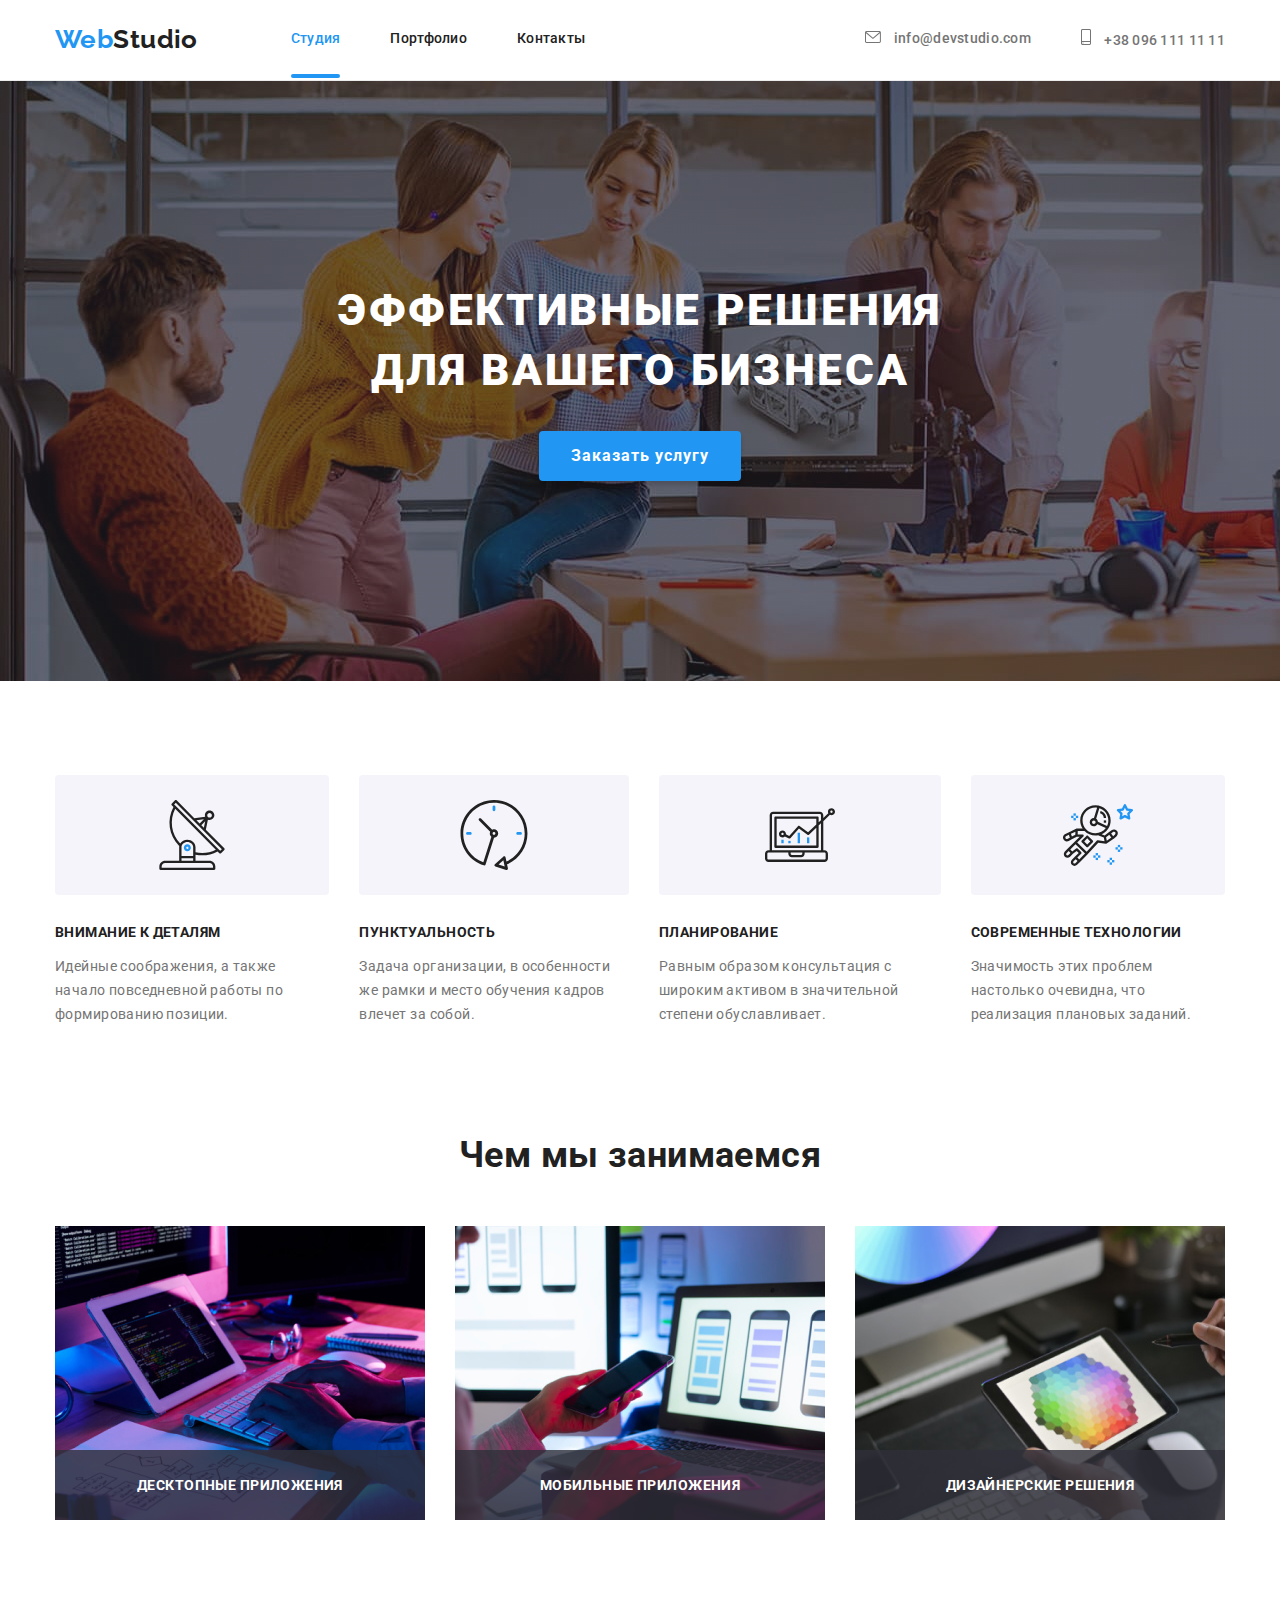
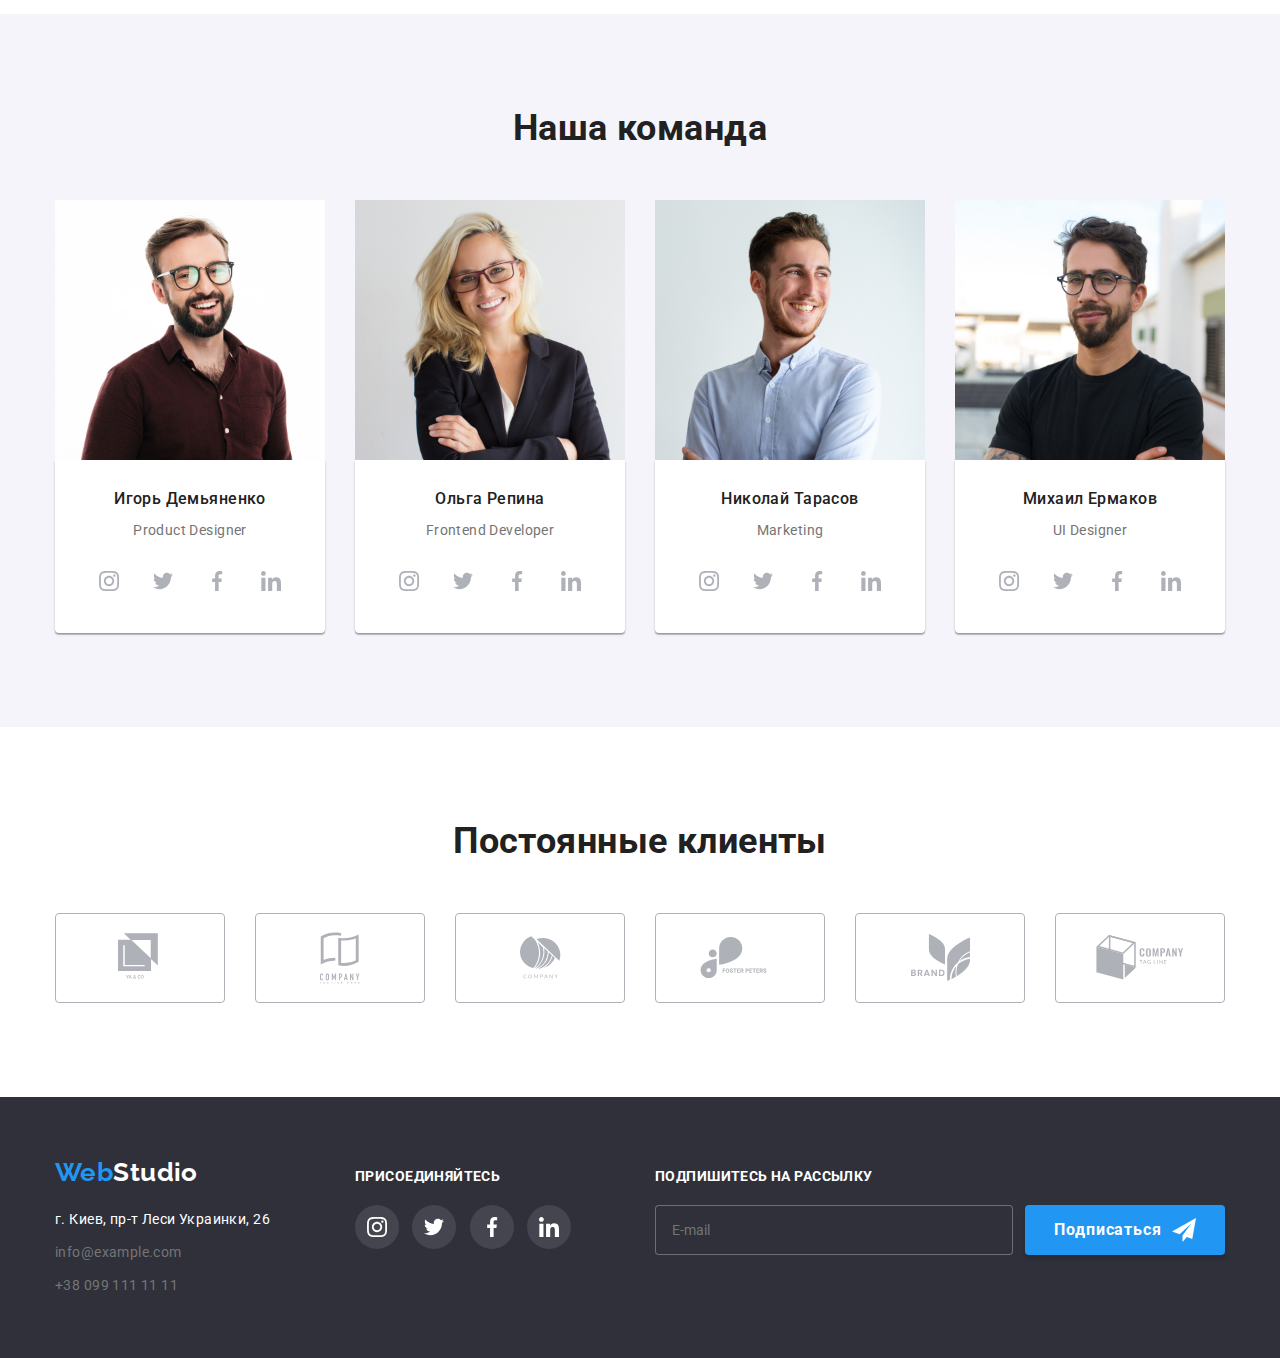
<file: index.html>
<!DOCTYPE html>
<html lang="ru">
<head>
    <meta charset="UTF-8">
    <meta http-equiv="X-UA-Compatible" content="IE=edge">
    <meta name="viewport" content="width=device-width, initial-scale=1.0">
    <link rel="preconnect" href="https://fonts.gstatic.com">
    <link href="https://fonts.googleapis.com/css2?family=Raleway:wght@700&family=Roboto:wght@400;500;700;900&display=swap"
        rel="stylesheet">
    <link rel="stylesheet" href="https://cdnjs.cloudflare.com/ajax/libs/modern-normalize/0.2.0/modern-normalize.css">
    <link rel="stylesheet" href="./css/main.min.css">
    <title>WebStudio</title>
</head>
<body>
    <header class="header">
        <div class="container header__container">
            <nav class="navigation">
                <a class="logo header__logo" href="./index.html" lang="en">Web<span class="header__logo--black">Studio</span></a>
                
                <ul class="list menu">
                    <li class="menu__item"><a class="link menu__link  menu__link--current" href="./index.html">Студия</a></li>
                    <li class="menu__item"><a class="link menu__link" href="./portfolio.html">Портфолио</a></li>
                    <li class="menu__item"><a class="link menu__link" href="">Контакты</a></li>
                </ul>
            </nav>
                <ul class="list contacts">
                    <li class="contacts__item"><a class="link" href="mailto:info@devstudio.com">
                        <svg class="contacts__icon" width="16px" height="12px">
                            <use href="./images/sprite.svg#icon-envelope"></use>
                        </svg>
                        info@devstudio.com</a> </li>
                    <li class="contacts__item"><a class="link" href="tel:+380961111111">
                        <svg class="contacts__icon" width="10px" height="16px">
                            <use href="./images/sprite.svg#icon-smartphone"></use>
                        </svg>
                        +38 096 111 11 11</a></li>
                </ul>
        </div>
    </header>
    <main>
            <section class="hero">
                <div class="container">
                    <div class="hero__content">
                <h1 class="hero__title">Эффективные решения для вашего бизнеса</h1>
                <button class="accent-button" type="button" data-modal-open>Заказать услугу</button>
            </div>
            </div>
            </section>
            <section class="section">
                <div class="container">
                <h2 class="visually-hidden">Особенности</h2>
                <ul class="list feature">
                    <li class="feature__item feature__item--antenna">
                        <h3 class="feature__title">Внимание к деталям</h3>
                        <p>Идейные соображения, а также начало повседневной работы по формированию позиции.</p>
                    </li>
                    <li class="feature__item feature__item--clock">
                        <h3 class="feature__title">Пунктуальность</h3>
                        <p>Задача организации, в особенности же рамки и место обучения кадров влечет за собой.</p>
                    </li>
                    <li class="feature__item feature__item--diagram">
                        <h3 class="feature__title">Планирование</h3>
                        <p>Равным образом консультация с широким активом в значительной степени обуславливает.</p>
                    </li>
                    <li class="feature__item feature__item--astronaut">
                        <h3 class="feature__title">Современные технологии</h3>
                        <p>Значимость этих проблем настолько очевидна, что реализация плановых заданий.</p>
                    </li>
                </ul>
            </div>
            </section>
        
        <section class="section about-section"> 
            <div class="container">  
            <h2 class="section__title">Чем мы занимаемся</h2>
            <ul class="list about">
                <li class="about__item"><img src="./images/box1.jpg" alt="Программирование" width="370">
                <p class="about__description">десктопные приложения</p>
                </li>
                <li class="about__item"><img src="./images/box2.jpg" alt="Адаптивность" width="370">
                <p class="about__description">мобильные приложения</p>
                </li>
                <li class="about__item"><img src="./images/box3.jpg" alt="Дизайн" width="370">
                <p class="about__description">дизайнерские решения</p>
                </li>
            </ul>
        </div>
        </section>

        <section class="section team-section">
            <div class="container">
            <h2 class="section__title">Наша команда</h2>
            <ul class="list card-set">
                <li class="card-set__item">
                    <img src="./images/team/team1.jpg" alt="Фото Игоря Демьяненко" width="270">
                    <div class="teammate">
                        <h3 class="teammate__name">Игорь Демьяненко</h3>
                        <p class="teammate__pos" lang="en">Product Designer</p>
                        <ul class="list team-social">
                            <li class="team-social__item"><a class="team-social__link" href="" target="_blank" rel="noopener noreferrer">
                                    <svg class="team-social__icon">
                                        <use href="./images/sprite.svg#icon-instagram"></use>
                                    </svg>
                                </a></li>
                            <li class="team-social__item"><a class="team-social__link" href="" target="_blank" rel="noopener noreferrer">
                                    <svg class="team-social__icon">
                                        <use href="./images/sprite.svg#icon-twitter"></use>
                                    </svg>
                                </a></li>
                            <li class="team-social__item"><a class="team-social__link" href="" target="_blank" rel="noopener noreferrer">
                                    <svg class="team-social__icon">
                                        <use href="./images/sprite.svg#icon-facebook"></use>
                                    </svg>
                                </a></li>
                            <li class="team-social__item"><a class="team-social__link" href="" target="_blank" rel="noopener noreferrer">
                                    <svg class="team-social__icon">
                                        <use href="./images/sprite.svg#icon-linkedin"></use>
                                    </svg>
                                </a></li>
                        </ul>
                    </div>
                    
                
                </li>
                <li class="card-set__item">
                    <img src="./images/team/team2.jpg" alt="Фото Ольги Репиной" width="270">
                    <div class="teammate">
                        
                        <h3 class="teammate__name">Ольга Репина</h3>
                        <p class="teammate__pos" lang="en">Frontend Developer</p>
                        <ul class="list team-social">
                            <li class="team-social__item"><a class="team-social__link" href="" target="_blank" rel="noopener noreferrer">
                                    <svg class="team-social__icon">
                                        <use href="./images/sprite.svg#icon-instagram"></use>
                                    </svg>
                                </a></li>
                            <li class="team-social__item"><a class="team-social__link" href="" target="_blank" rel="noopener noreferrer">
                                    <svg class="team-social__icon">
                                        <use href="./images/sprite.svg#icon-twitter"></use>
                                    </svg>
                                </a></li>
                            <li class="team-social__item"><a class="team-social__link" href="" target="_blank" rel="noopener noreferrer">
                                    <svg class="team-social__icon">
                                        <use href="./images/sprite.svg#icon-facebook"></use>
                                    </svg>
                                </a></li>
                            <li class="team-social__item"><a class="team-social__link" href="" target="_blank" rel="noopener noreferrer">
                                    <svg class="team-social__icon">
                                        <use href="./images/sprite.svg#icon-linkedin"></use>
                                    </svg>
                                </a></li>
                        </ul>
                    </div>
                    
                </li>
                <li class="card-set__item">
                    <img src="./images/team/team3.jpg" alt="Фото Николая Тарасова" width="270">
                    <div class="teammate">
                        
                        <h3 class="teammate__name">Николай Тарасов</h3>
                        <p class="teammate__pos" lang="en">Marketing</p>
                        <ul class="list team-social">
                            <li class="team-social__item"><a class="team-social__link" href="" target="_blank" rel="noopener noreferrer">
                                    <svg class="team-social__icon">
                                        <use href="./images/sprite.svg#icon-instagram"></use>
                                    </svg>
                                </a></li>
                            <li class="team-social__item"><a class="team-social__link" href="" target="_blank" rel="noopener noreferrer">
                                    <svg class="team-social__icon">
                                        <use href="./images/sprite.svg#icon-twitter"></use>
                                    </svg>
                                </a></li>
                            <li class="team-social__item"><a class="team-social__link" href="" target="_blank" rel="noopener noreferrer">
                                    <svg class="team-social__icon">
                                        <use href="./images/sprite.svg#icon-facebook"></use>
                                    </svg>
                                </a></li>
                            <li class="team-social__item"><a class="team-social__link" href="" target="_blank" rel="noopener noreferrer">
                                    <svg class="team-social__icon">
                                        <use href="./images/sprite.svg#icon-linkedin"></use>
                                    </svg>
                                </a></li>
                        </ul>
                    </div>
                    
                </li>
                <li class="card-set__item">
                    <img src="./images/team/team4.jpg" alt="Фото Михаила Ермакова" width="270">
                    <div class="teammate">
                        
                        <h3 class="teammate__name">Михаил Ермаков</h3>
                        <p class="teammate__pos" lang="en">UI Designer</p>
                        <ul class="list team-social">
                            <li class="team-social__item"><a class="team-social__link" href="" target="_blank" rel="noopener noreferrer">
                                    <svg class="team-social__icon">
                                        <use href="./images/sprite.svg#icon-instagram"></use>
                                    </svg>
                                </a></li>
                            <li class="team-social__item"><a class="team-social__link" href="" target="_blank" rel="noopener noreferrer">
                                    <svg class="team-social__icon">
                                        <use href="./images/sprite.svg#icon-twitter"></use>
                                    </svg>
                                </a></li>
                            <li class="team-social__item"><a class="team-social__link" href="" target="_blank" rel="noopener noreferrer">
                                    <svg class="team-social__icon">
                                        <use href="./images/sprite.svg#icon-facebook"></use>
                                    </svg>
                                </a></li>
                            <li class="team-social__item"><a class="team-social__link" href="" target="_blank" rel="noopener noreferrer">
                                    <svg class="team-social__icon">
                                        <use href="./images/sprite.svg#icon-linkedin"></use>
                                    </svg>
                                </a></li>
                        </ul>
                    </div>
                    
                </li>
            </ul>
        </div>
        </section>
        <section class="section">
            <div class="container">
                <h2 class="section__title">Постоянные клиенты</h2>
                <ul class="list company-icons">
                    <li class="company-icons__item">
                        <a href="" class="company-icons__link" target="_blank" rel="noopener noreferrer">
                            <svg class="company-icons__icon"  width="44px" height="49px">
                                <use href="./images/sprite.svg#icon-logo1"></use>
                            </svg>
                        </a>
                    </li>
                    <li class="company-icons__item">
                        <a href="" class="company-icons__link"  target="_blank" rel="noopener noreferrer">
                            <svg class="company-icons__icon" width="40px" height="52px">
                                <use href="./images/sprite.svg#icon-logo2"></use>
                            </svg>
                        </a>
                    </li>
                    <li class="company-icons__item">
                        <a href="" class="company-icons__link" target="_blank" rel="noopener noreferrer">
                            <svg class="company-icons__icon" width="41px" height="43px">
                                <use href="./images/sprite.svg#icon-logo3"></use>
                            </svg>
                        </a>
                    </li>
                    <li class="company-icons__item">
                        <a href="" class="company-icons__link" target="_blank" rel="noopener noreferrer">
                            <svg class="company-icons__icon" width="80px" height="42px">
                                <use href="./images/sprite.svg#icon-logo4"></use>
                            </svg>
                        </a>
                    </li>
                    <li class="company-icons__item">
                        <a href="" class="company-icons__link" target="_blank" rel="noopener noreferrer">
                            <svg class="company-icons__icon" width="59px" height="47px">
                                <use href="./images/sprite.svg#icon-logo5"></use>
                            </svg>
                        </a>
                    </li>
                    <li class="company-icons__item">
                        <a href="" class="company-icons__link" target="_blank" rel="noopener noreferrer">
                            <svg class="company-icons__icon" width="88px" height="45px">
                                <use href="./images/sprite.svg#icon-logo6"></use>
                            </svg>
                        </a>
                    </li>
                </ul>
            </div>
        </section>
    </main>
    <footer class="footer">
        <div class="container footer__container">
            <div class="address-container">
                <a class="logo address__logo" href="./index.html" lang="en">Web<span class="address__logo--white">Studio</span></a>
                 <address>
                    <ul class="list address">
                        <li class="address__item"><a class="link address__link--recolor" href="https://goo.gl/maps/52r2wXkoVwyXpcv99" target="_blank" rel="noopener noreferrer">г. Киев, пр-т Леси Украинки, 26</a></li>
                        <li class="address__item"><a class="link" href="mailto:info@example.com">info@example.com</a></li>
                        <li class="address__item"><a class="link" href="tel:+380991111111">+38 099 111 11 11</a></li>
                     </ul>
                </address>
            </div>
            <div class="social-container">
                <strong class="footer__strong">присоединяйтесь</strong>
                    <ul class="list social">
                        <li class="social__item"><a class="link social__link" href="" target="_blank" rel="noopener noreferrer">
                            <svg class="social__icon" width="20px" height="20px">
                                <use href="./images/sprite.svg#icon-instagram"></use>
                            </svg>
                        </a></li>
                        <li class="social__item"><a class="link social__link" href="" target="_blank" rel="noopener noreferrer">
                            <svg class="social__icon" width="20px" height="20px">
                                <use href="./images/sprite.svg#icon-twitter"></use>
                            </svg>
                        </a></li>
                        <li class="social__item"><a class="link social__link" href="" target="_blank" rel="noopener noreferrer">
                            <svg class="social__icon" width="20px" height="20px">
                                <use href="./images/sprite.svg#icon-facebook"></use>
                            </svg>
                        </a></li>
                        <li class="social__item"><a class="link social__link" href="" target="_blank" rel="noopener noreferrer">
                            <svg class="social__icon" width="20px" height="20px">
                                <use href="./images/sprite.svg#icon-linkedin"></use>
                            </svg>
                        </a></li>
                    </ul>
            </div>
            <div class="form-container">
                <strong class="footer__strong">Подпишитесь на рассылку</strong>
                <form class="footer-form">
                <input class="footer-form__input" type="email" placeholder="E-mail">
                <button type="submit" class="accent-button footer-form__button">Подписаться
                    <svg class="footer-form__icon" width="24px" height="24px">
                        <use href="./images/sprite.svg#icon-send"></use>
                    </svg>
                </button>
            </form>
            </div>
        </div>
    </footer>
    <div class="backdrop is-hidden" data-modal>
        <div class="modal">
        <button class="modal__btn-close" type="button" data-modal-close>
            <svg width="11px" height="11px">
                <use href="./images/sprite.svg#icon-close-modal"></use>
            </svg>
        </button>

        <h2 class="modal__title">Оставьте свои данные, мы вам перезвоним</h2>
        
        <form class="modal-form">
            <label class="modal-form__label" for="user-name">Имя</label>
            <div class="form-field">
            <input class="form-field__input" type="text" id="user-name" autocomplete="off">
            <svg class="form-field__icon">
                <use href="./images/sprite.svg#icon-input-name"></use>
            </svg>
            </div>

            <label class="modal-form__label" for="user-phone">Телефон</label>
            <div class="form-field">
                <input class="form-field__input" type="tel" id="user-phone" autocomplete="off">
                <svg class="form-field__icon">
                    <use href="./images/sprite.svg#icon-input-tel"></use>
                </svg>
            </div>

            <label class="modal-form__label" for="user-email">Почта</label>
            <div class="form-field">
                <input class="form-field__input" type="email" id="user-email" autocomplete="off">
                <svg class="form-field__icon">
                    <use href="./images/sprite.svg#icon-input-email"></use>
                </svg>
            </div>
            
            <label class="modal-form__label" for="comment">Комментарий</label>
            <textarea class="modal-form__comment" name="comment" id="comment" cols="50" rows="6" placeholder="Введите текст"></textarea>
           
            <label class="modal-form__checkbox-label" for="checkbox">
            <input class="modal-form__checkbox-input" type="checkbox" name="privacy" id="checkbox">
            <span class="modal-form__check-icon"></span>
            <span class="modal-form__text">Соглашаюсь с рассылкой и принимаю </span>
            <a class="modal-form__privacy" href="">Условия договора</a>
            </label>
            <button class="accent-button modal-button" type="submit">Отправить</button>
        </form>

        </div>
    </div>
    <script src="./js/modal.js"></script>
</body>
</html>
</file>
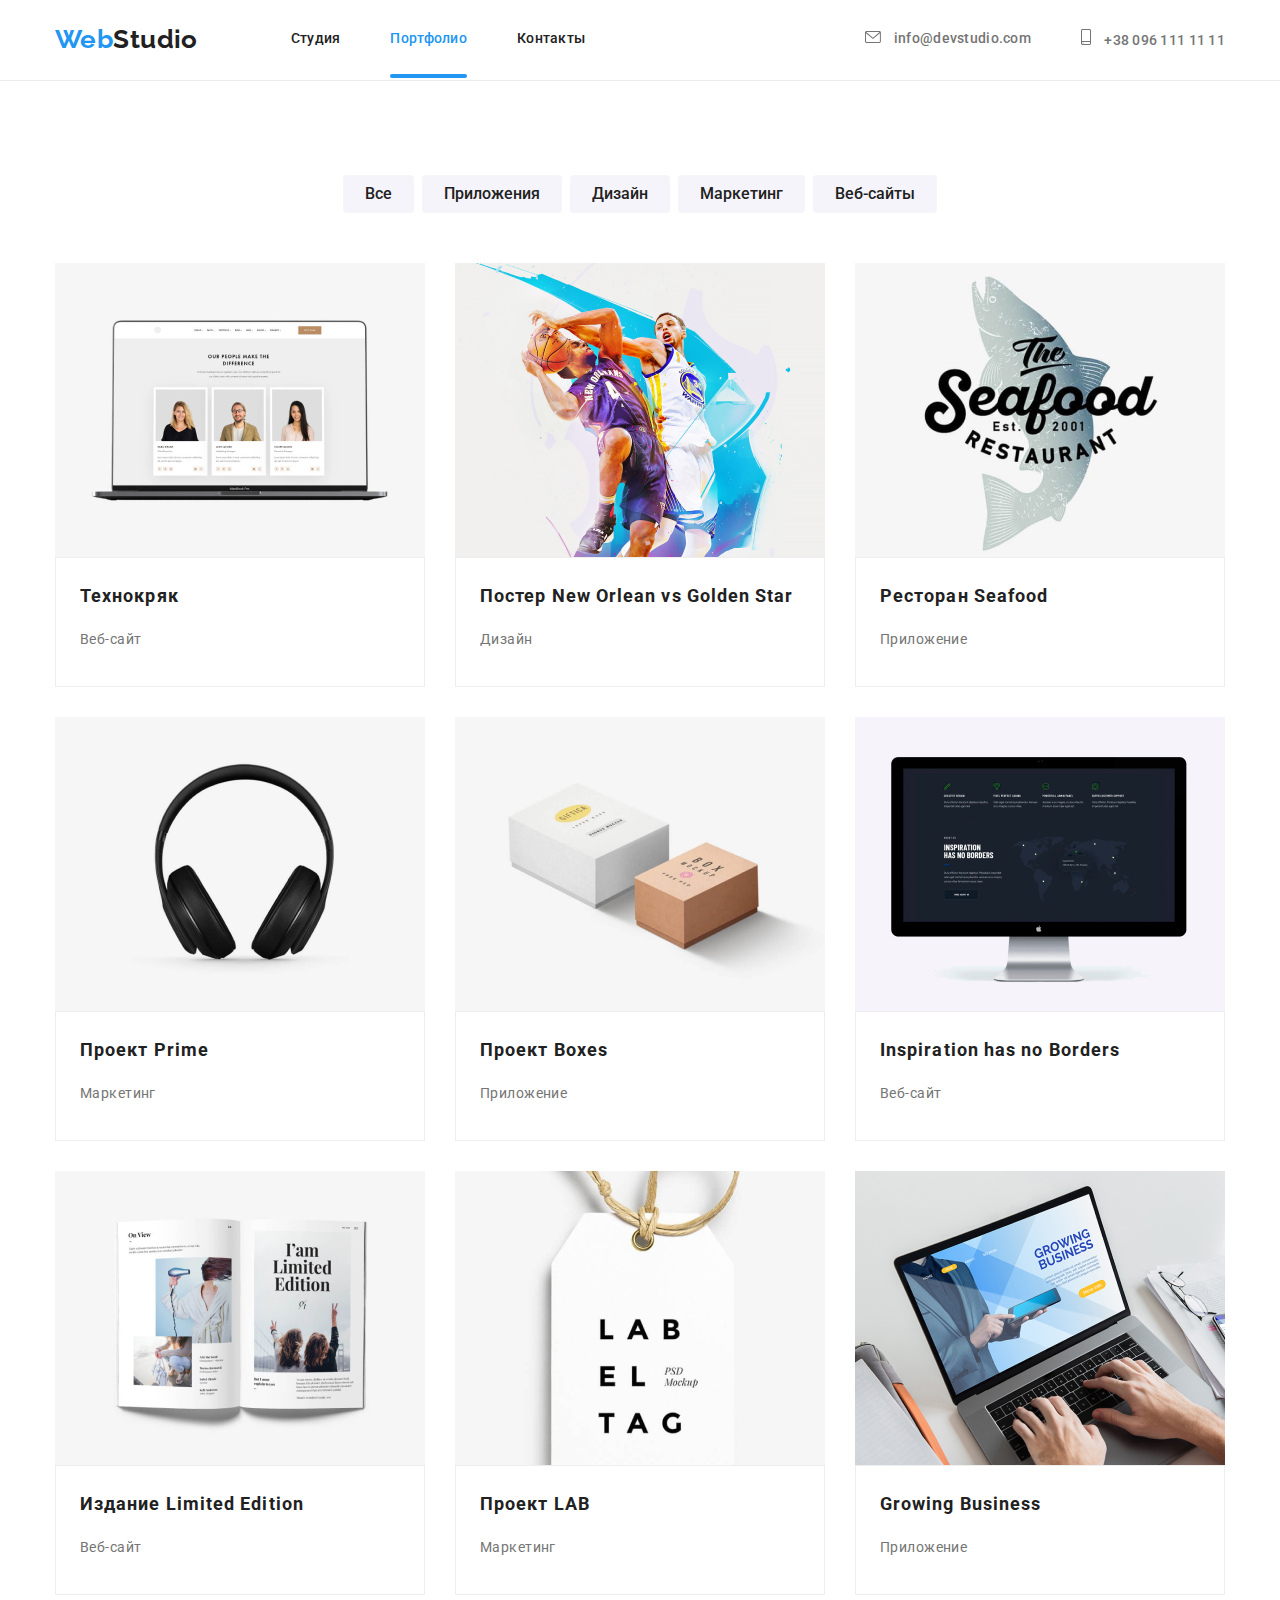
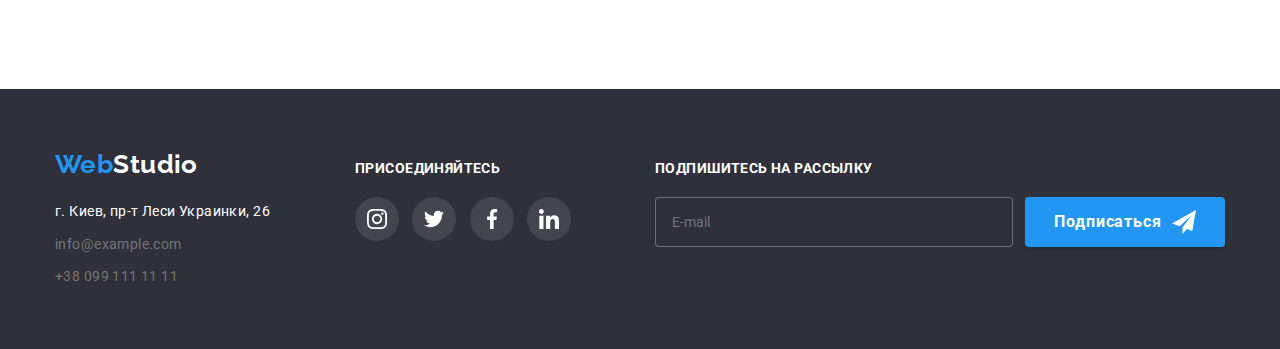
<file: portfolio.html>
<!DOCTYPE html>
<html lang="ru">
<head>
    <meta charset="UTF-8">
    <meta http-equiv="X-UA-Compatible" content="IE=edge">
    <meta name="viewport" content="width=device-width, initial-scale=1.0">
    <link rel="preconnect" href="https://fonts.gstatic.com">
    <link href="https://fonts.googleapis.com/css2?family=Raleway:wght@700&family=Roboto:wght@400;500;700;900&display=swap"
        rel="stylesheet">
    <link rel="stylesheet" href="https://cdnjs.cloudflare.com/ajax/libs/modern-normalize/0.2.0/modern-normalize.css">
    <link rel="stylesheet" href="./css/main.min.css">
    <title>Portfolio</title>
</head>
<body>
    <header class="header">
        <div class="container header__container">
            <nav class="navigation">
                <a class="logo header__logo" href="./index.html" lang="en">Web<span
                        class="header__logo--black">Studio</span></a>
    
                <ul class="list menu">
                    <li class="menu__item"><a class="link menu__link" href="./index.html">Студия</a></li>
                    <li class="menu__item"><a class="link menu__link menu__link--current" href="./portfolio.html">Портфолио</a></li>
                    <li class="menu__item"><a class="link menu__link" href="">Контакты</a></li>
                </ul>
            </nav>
            <ul class="list contacts">
                <li class="contacts__item"><a class="link" href="mailto:info@devstudio.com">
                        <svg class="contacts__icon" width="16px" height="12px">
                            <use href="./images/sprite.svg#icon-envelope"></use>
                        </svg>
                        info@devstudio.com</a> </li>
                <li class="contacts__item"><a class="link" href="tel:+380961111111">
                        <svg class="contacts__icon" width="10px" height="16px">
                            <use href="./images/sprite.svg#icon-smartphone"></use>
                        </svg>
                        +38 096 111 11 11</a></li>
            </ul>
        </div>
    </header>
    
    <main>
        <section class="section">
            <div class="container">
            <h1 class="visually-hidden">Портфолио</h1>
            <ul class="list filter">
                <li class="filter__item"><button class="filter-button" type="button">Все</button></li>
                <li class="filter__item"><button class="filter-button" type="button">Приложения</button></li>
                <li class="filter__item"><button class="filter-button" type="button">Дизайн</button></li>
                <li class="filter__item"><button class="filter-button" type="button">Маркетинг</button></li>
                <li class="filter__item"><button class="filter-button" type="button">Веб-сайты</button></li>
            </ul>
    
            <ul class="list project">
                <li class="item project__item"><a class="link project__link" href="" target="_blank" rel="noopener noreferrer">
                            <div class="overlay">
                                <img src="./images/portfolio/1.jpg" alt="Сайт на ноутбуке" width="370">
                                <p class="overlay__text">Технокряк это современная площадка распространения коронавируса. Компании используют эту платформу для цифрового
                                шпионажа и атак на защищённые сервера конкурентов.</p>
                            </div>
                                <div class="project-description">
                            <h2 class="project-description__name">Технокряк</h2>
                        <p class="project-description__filter-name">Веб-сайт</p>
                        </div>
                    </a></li>
                <li class="item project__item"><a class="link project__link" href="" target="_blank"
                            rel="noopener noreferrer">
                            <div class="overlay">
                            <img src="./images/portfolio/2.jpg" alt="Баскетболисты в прыжке" width="370">
                            <p class="overlay__text">Технокряк это современная площадка распространения коронавируса. Компании используют эту
                                платформу для цифрового
                                шпионажа и атак на защищённые сервера конкурентов.</p>
                        </div>
                            <div class="project-description">
                        <h2 class="project-description__name">Постер New Orlean vs Golden Star</h2>
                    <p class="project-description__filter-name">Дизайн</p>
                    </div>
                    </a></li>
                <li class="item project__item"><a class="link project__link" href="" target="_blank"
                            rel="noopener noreferrer">
                            <div class="overlay">
                            <img src="./images/portfolio/3.jpg" alt="Логотип ресторана" width="370">
                            <p class="overlay__text">Технокряк это современная площадка распространения коронавируса. Компании используют эту
                                платформу для цифрового
                                шпионажа и атак на защищённые сервера конкурентов.</p>
                        </div>
                        <div class="project-description">
                        <h2 class="project-description__name">Ресторан Seafood</h2>
                    <p class="project-description__filter-name">Приложение</p>
                    </div>
                    </a></li>
                <li class="item project__item"><a class="link project__link" href="" target="_blank"
                            rel="noopener noreferrer">
                            <div class="overlay">
                            <img src="./images/portfolio/4.jpg" alt="Наушники" width="370">
                            <p class="overlay__text">Технокряк это современная площадка распространения коронавируса. Компании используют эту
                                платформу для цифрового
                                шпионажа и атак на защищённые сервера конкурентов.</p>
                            </div>
                            <div class="project-description">
                        <h2 class="project-description__name">Проект Prime</h2>
                    <p class="project-description__filter-name">Маркетинг</p>
                    </div>
                    </a></li>
                <li class="item project__item"><a class="link project__link" href="" target="_blank"
                            rel="noopener noreferrer">
                            <div class="overlay">
                            <img src="./images/portfolio/5.jpg" alt="Две коробки" width="370">
                            <p class="overlay__text">Технокряк это современная площадка распространения коронавируса. Компании используют эту
                                платформу для цифрового
                                шпионажа и атак на защищённые сервера конкурентов.</p>
                            </div>
                            <div class="project-description">
                        <h2 class="project-description__name">Проект Boxes</h2>
                    <p class="project-description__filter-name">Приложение</p>
                    </div>
                    </a></li>
                <li class="item project__item"><a class="link project__link" href="" target="_blank"
                            rel="noopener noreferrer">
                            <div class="overlay">
                            <img src="./images/portfolio/6.jpg" alt="Сайт на мониторе" width="370">
                            <p class="overlay__text">Технокряк это современная площадка распространения коронавируса. Компании используют эту
                                платформу для цифрового
                                шпионажа и атак на защищённые сервера конкурентов.</p>
                            </div>
                            <div class="project-description">
                        <h2 class="project-description__name">Inspiration has no Borders</h2>
                    <p class="project-description__filter-name">Веб-сайт</p>
                    </div>
                    </a></li>
                <li class="item project__item"><a class="link project__link" href="" target="_blank"
                            rel="noopener noreferrer">
                            <div class="overlay">
                            <img src="./images/portfolio/7.jpg" alt="Открытая книга" width="370">
                            <p class="overlay__text">Технокряк это современная площадка распространения коронавируса. Компании используют эту
                                платформу для цифрового
                                шпионажа и атак на защищённые сервера конкурентов.</p>
                            </div>
                            <div class="project-description">
                        <h2 class="project-description__name">Издание Limited Edition</h2>
                    <p class="project-description__filter-name">Веб-сайт</p>
                    </div>
                    </a></li>
                <li class="item project__item"><a class="link project__link" href="" target="_blank"
                            rel="noopener noreferrer">
                            <div class="overlay">
                            <img src="./images/portfolio/8.jpg" alt="Ярлык для одежды" width="370">
                            <p class="overlay__text">Технокряк это современная площадка распространения коронавируса. Компании используют эту
                                платформу для цифрового
                                шпионажа и атак на защищённые сервера конкурентов.</p>
                            </div>
                            <div class="project-description">
                        <h2 class="project-description__name">Проект LAB</h2>
                    <p class="project-description__filter-name">Маркетинг</p>
                    </div>
                    </a></li>
                <li class="item project__item"><a class="link project__link" href="" target="_blank"
                            rel="noopener noreferrer">
                            <div class="overlay">
                            <img src="./images/portfolio/9.jpg" alt="Работа на ноутбуке" width="370">
                            <p class="overlay__text">Технокряк это современная площадка распространения коронавируса. Компании используют эту
                                платформу для цифрового
                                шпионажа и атак на защищённые сервера конкурентов.</p>
                            </div>
                            <div class="project-description">
                        <h2 class="project-description__name">Growing Business</h2>
                    <p class="project-description__filter-name">Приложение</p>
                    </div>
                    </a></li>
            </ul>
        </div>
        </section>
    </main>
<footer class="footer">
    <div class="container footer__container">
        <div class="address-container">
            <a class="logo address__logo" href="./index.html" lang="en">Web<span
                    class="address__logo--white">Studio</span></a>
            <address>
                <ul class="list address">
                    <li class="address__item"><a class="link address__link--recolor"
                            href="https://goo.gl/maps/52r2wXkoVwyXpcv99" target="_blank" rel="noopener noreferrer">г.
                            Киев, пр-т Леси Украинки, 26</a></li>
                    <li class="address__item"><a class="link" href="mailto:info@example.com">info@example.com</a></li>
                    <li class="address__item"><a class="link" href="tel:+380991111111">+38 099 111 11 11</a></li>
                </ul>
            </address>
        </div>
        <div class="social-container">
            <strong class="footer__strong">присоединяйтесь</strong>
            <ul class="list social">
                <li class="social__item"><a class="link social__link" href="" target="_blank" rel="noopener noreferrer">
                        <svg class="social__icon" width="20px" height="20px">
                            <use href="./images/sprite.svg#icon-instagram"></use>
                        </svg>
                    </a></li>
                <li class="social__item"><a class="link social__link" href="" target="_blank" rel="noopener noreferrer">
                        <svg class="social__icon" width="20px" height="20px">
                            <use href="./images/sprite.svg#icon-twitter"></use>
                        </svg>
                    </a></li>
                <li class="social__item"><a class="link social__link" href="" target="_blank" rel="noopener noreferrer">
                        <svg class="social__icon" width="20px" height="20px">
                            <use href="./images/sprite.svg#icon-facebook"></use>
                        </svg>
                    </a></li>
                <li class="social__item"><a class="link social__link" href="" target="_blank" rel="noopener noreferrer">
                        <svg class="social__icon" width="20px" height="20px">
                            <use href="./images/sprite.svg#icon-linkedin"></use>
                        </svg>
                    </a></li>
            </ul>
        </div>
        <div class="form-container">
            <strong class="footer__strong">Подпишитесь на рассылку</strong>
            <form class="footer-form">
                <input class="footer-form__input" type="email" placeholder="E-mail">
                <button type="submit" class="accent-button footer-form__button">Подписаться
                    <svg class="footer-form__icon" width="24px" height="24px">
                        <use href="./images/sprite.svg#icon-send"></use>
                    </svg>
                </button>
            </form>
        </div>
    </div>
</footer>
</body>
</html>
</file>
<file: css/main.min.css>
:root{--main-text-color: #757575;--black-text-color: #212121;--white-text-color: #ffffff;--accent-color: #2196f3;--gray-bgc: #f5f4fa;--dark-bgc: #2f303a;--link-icon: #afb1b8;--duration: 250ms;--cubic: cubic-bezier(0.4, 0, 0.2, 1)}.menu__item:not(:last-child),.contacts__item:not(:last-child){margin-right:50px}.menu__item,.contacts__item{font-weight:500;font-size:14px;line-height:1.14;letter-spacing:0.02em}html{box-sizing:border-box}*,*::after,*::before{box-sizing:inherit}body{font-family:'Roboto', sans-serif;font-size:14px;line-height:1.71;letter-spacing:0.03em;color:var(--main-text-color)}address{font-style:normal}img{display:block;max-width:100%;height:auto}button{cursor:pointer;background-color:var(--gray-bgc);color:var(--black-text-color)}.link{text-decoration:none;color:inherit;transition:color var(--duration) var(--cubic)}.link:hover,.link:focus{color:var(--accent-color)}.list{list-style:none;padding-left:0px;margin-top:0;margin-bottom:0}.visually-hidden{position:absolute !important;clip:rect(1px 1px 1px 1px);clip:rect(1px, 1px, 1px, 1px);padding:0 !important;border:0 !important;height:1px !important;width:1px !important;overflow:hidden}.container{width:1200px;padding-left:15px;padding-right:15px;margin-left:auto;margin-right:auto}.accent-button{padding:10px 32px;box-shadow:0px 4px 4px rgba(0,0,0,0.15);border-radius:4px;font-weight:700;font-size:16px;line-height:1.87;text-align:center;letter-spacing:0.06em;background-color:var(--accent-color);color:var(--white-text-color);border:none}.logo{font-family:Raleway;font-weight:700;font-size:26px;line-height:1.19;text-decoration:none;color:var(--accent-color)}.navigation{display:flex;align-items:center;margin-right:auto}.menu{display:inline-flex}.menu__item{color:var(--black-text-color)}.menu__link{padding:32px 0}.menu__link--current{color:var(--accent-color);position:relative}.menu__link--current::after{content:'';position:absolute;display:block;height:4px;width:100%;background-color:var(--accent-color);border-radius:2px;left:0;bottom:0}.contacts{display:flex;justify-content:end;align-items:center}.contacts__icon{margin-right:10px;fill:currentColor}.contacts__item{color:var(--main-text-color)}.address-container{width:calc(100% / 4 - 15px);margin-right:30px}.address__logo{display:inline-block;margin-bottom:20px}.address__logo--white{color:var(--white-text-color)}.address__link--recolor{color:var(--white-text-color)}.address__item:not(:last-child){margin-bottom:9px}.social-container{width:calc(100% / 4 - 15px);margin-right:30px}.social__item{display:inline-block}.social__item+.social__item{margin-left:10px}.social__link{display:inline-flex;justify-content:center;align-items:center;width:44px;height:44px;background:rgba(255,255,255,0.1);border-radius:50%;transition:background-color var(--duration) var(--cubic)}.social__link:hover,.social__link:focus{background-color:var(--accent-color)}.social__icon{width:20px;height:20px;fill:var(--white-text-color)}.form-container{width:calc(50% - 15px)}.footer-form{display:flex}.footer-form__input{width:358px;padding:15px 16px;margin-right:12px;background-color:#2f303a;border:1px solid rgba(255,255,255,0.3);border-radius:4px;color:var(--white-text-color);transition:border-color var(--duration) var(--cubic),outline-color var(--duration) var(--cubic)}.footer-form__input:focus{border-color:var(--accent-color);outline-color:var(--accent-color)}.footer-form__button{display:flex;justify-content:center;align-items:center;width:200px;height:50px;padding:0}.footer-form__icon{width:24px;height:24px;fill:var(--white-text-color);margin-left:10px}.backdrop{position:fixed;background-color:rgba(0,0,0,0.2);left:0;top:0;width:100%;height:100%;opacity:1;transition:opacity var(--duration) var(--cubic)}.backdrop.is-hidden .modal{transform:translate(-50%, -50%) scale(1.1)}.is-hidden{opacity:0;pointer-events:none}.modal{display:flex;flex-direction:column;position:absolute;top:50%;left:50%;width:100%;max-width:528px;min-height:581px;background-color:var(--white-text-color);border-radius:4px;box-shadow:0px 1px 3px rgba(0,0,0,0.12),0px 1px 1px rgba(0,0,0,0.14),0px 2px 1px rgba(0,0,0,0.2);padding:40px;transform:translate(-50%, -50%) scale(1);transition:transform var(--duration) var(--cubic)}.modal__btn-close{position:absolute;top:8px;right:8px;display:flex;justify-content:center;align-items:center;width:30px;height:30px;border:1px solid rgba(0,0,0,0.1);border-radius:50%;background-color:var(--white-text-color)}.modal__title{margin-top:0;margin-bottom:12px;font-weight:700;font-size:20px;line-height:1.15;text-align:center;color:var(--black-text-color)}.modal-form{display:flex;flex-direction:column}.modal-form__label{display:block;margin-bottom:4px}.form-field{position:relative;margin-bottom:10px}.form-field__input{width:100%;padding-top:11px;padding-bottom:11px;padding-left:35px;border:1px solid rgba(33,33,33,0.2);border-radius:4px;transition:border-color var(--duration) var(--cubic),outline-color var(--duration) var(--cubic)}.form-field__input:focus{outline-color:var(--accent-color);border-color:var(--accent-color)}.form-field__input:focus+.form-field__icon{fill:var(--accent-color)}.form-field__icon{position:absolute;left:12px;top:50%;transform:translateY(-50%);width:18px;height:18px;transition:fill var(--duration) var(--cubic)}.modal-form__comment{margin-bottom:20px;padding:12px 16px;width:100%;border:1px solid rgba(33,33,33,0.2);border-radius:4px;resize:none}.modal-form__comment:focus{outline-color:var(--accent-color);border-color:var(--accent-color);transition:border-color var(--duration) var(--cubic),outline-color var(--duration) var(--cubic)}.modal-form__checkbox-label{display:flex;align-items:center;justify-content:center;margin-bottom:30px}.modal-form__checkbox-label:focus ~ .modal-form__check-icon{outline-color:var(--accent-color);border-color:var(--accent-color)}.modal-form__check-icon{display:inline-block;width:16px;height:15px;border:2px solid var(--black-text-color);border-radius:4px}.modal-form__checkbox-input{position:absolute !important;clip:rect(1px 1px 1px 1px);clip:rect(1px, 1px, 1px, 1px);padding:0 !important;border:0 !important;height:1px !important;width:1px !important;overflow:hidden}.modal-form__checkbox-input:checked+.modal-form__check-icon{background-color:var(--accent-color);background-image:url(../images/check.svg);background-origin:border-box;border-color:var(--accent-color);background-size:contain}.modal-form__check-icon{display:inline-block;margin-right:7px}.modal-form__checkbox-input:focus+.modal-form__check-icon{outline-color:var(--accent-color);border-color:var(--accent-color)}.modal-form__text{margin-right:5px}.modal-form__privacy{color:var(--accent-color)}.modal-button{align-self:center;width:200px;height:50px}.filter{display:flex;margin-bottom:50px;list-style:none;justify-content:center}.filter__item:not(:last-child){margin-right:8px}.filter-button{padding:6px 22px;border-radius:4px;border:none;font-weight:500;font-size:16px;line-height:1.62;text-align:center;color:var(--black-text-color);transition:box-shadow var(--duration) var(--cubic),color var(--duration) var(--cubic),background-color var(--duration) var(--cubic)}.filter-button:hover,.filter-button:focus{background-color:var(--accent-color);color:var(--white-text-color);border:none;box-shadow:0px 3px 1px rgba(0,0,0,0.1),0px 1px 2px rgba(0,0,0,0.08),0px 2px 2px rgba(0,0,0,0.12)}.section{padding-top:94px;padding-bottom:94px}.section__title{margin-top:0px;margin-bottom:50px;font-weight:700;font-size:36px;line-height:1.16;text-align:center;color:var(--black-text-color)}.header{display:flex;padding-top:24px;padding-bottom:25px;border-bottom:1px solid #ececec}.header__container{display:flex;align-items:center}.header__logo{margin-right:93px}.header__logo--black{color:var(--black-text-color)}.hero{padding-top:200px;padding-bottom:200px;margin-left:auto;margin-right:auto;max-width:1600px;height:600px;background-color:var(--dark-bgc);background-image:linear-gradient(to top, rgba(47,48,58,0.4), rgba(47,48,58,0.4)),url(../images/bg-hero.jpg);background-repeat:no-repeat;background-size:cover;text-align:center}.hero__content{margin-left:auto;margin-right:auto;width:calc(100% / 12 * 6.5)}.hero__title{margin-top:0;margin-bottom:30px;font-weight:900;font-size:44px;line-height:1.36;text-align:center;letter-spacing:0.06em;text-transform:uppercase;color:var(--white-text-color)}.feature{display:flex}.feature__item{width:calc(100% / 4 - 90)}.feature__item:not(:last-child){margin-right:30px}.feature__item::before{content:'';display:block;height:120px;background-color:var(--gray-bgc);background-size:70px;background-repeat:no-repeat;background-position:center;margin-bottom:30px;border-radius:4px}.feature__title{margin-top:0px;margin-bottom:10px;font-weight:700;font-size:14px;line-height:1.14;text-transform:uppercase;color:var(--black-text-color)}.feature__item--antenna::before{background-image:url(../images/features/antenna.svg)}.feature__item--clock::before{background-image:url(../images/features/clock.svg)}.feature__item--diagram::before{background-image:url(../images/features/diagram.svg)}.feature__item--astronaut::before{background-image:url(../images/features/astronaut.svg)}.about-section{padding-top:0}.about{display:flex}.about__item{position:relative;width:calc(100% / 3 - 15px)}.about__item:not(:last-child){margin-right:30px}.about__description{margin:0;position:absolute;display:flex;width:370px;height:70px;bottom:0;left:0;justify-content:center;align-items:center;background-color:rgba(47,48,58,0.8);font-weight:700;line-height:1.17;color:var(--white-text-color);text-transform:uppercase}.team-section{text-align:center;background-color:var(--gray-bgc)}.card-set{display:flex}.card-set__item{width:calc(100% / 4 - 15px)}.card-set__item:not(:last-child){margin-right:30px}.teammate{padding-top:30px;padding-bottom:30px;background:#ffffff;box-shadow:0px 1px 3px rgba(0,0,0,0.12),0px 1px 1px rgba(0,0,0,0.14),0px 2px 1px rgba(0,0,0,0.2);border-radius:0px 0px 4px 4px}.teammate__name{margin-top:0;margin-bottom:10px;font-weight:500;font-size:16px;line-height:1.18;text-align:center;color:var(--black-text-color)}.teammate__pos{margin-top:0;margin-bottom:0}.team-social{display:inline-flex;margin-top:16px}.team-social__item+.team-social__item{margin-left:10px}.team-social__link{display:flex;justify-content:center;align-items:center;width:44px;height:44px;background-color:var(--white-text-color);border-radius:50%;transition:background-color var(--duration) var(--cubic)}.team-social__link:hover,.team-social__link:focus{background-color:var(--accent-color)}.team-social__icon{width:20px;height:20px;fill:var(--link-icon);transition:fill var(--duration) var(--cubic)}.team-social__link:hover .team-social__icon,.team-social__link:focus .team-social__icon{fill:var(--white-text-color)}.company-icons{display:flex;width:calc(100% / 6 - 15px)}.company-icons__item+.company-icons__item{margin-left:30px}.company-icons__link{display:inline-flex;justify-content:center;align-items:center;width:170px;height:90px;border:1px solid var(--link-icon);border-radius:4px;fill:var(--link-icon);transition:fill var(--duration) var(--cubic),border var(--duration) var(--cubic)}.company-icons__link:hover,.company-icons__link:focus{fill:var(--accent-color);border:1px solid var(--accent-color)}.footer{background-color:var(--dark-bgc);padding-top:60px;padding-bottom:60px}.footer__container{display:flex;align-items:baseline}.footer__strong{display:inline-flex;color:var(--white-text-color);font-weight:700;line-height:1.14;text-transform:uppercase;margin-bottom:20px}.project{display:flex;flex-wrap:wrap;margin-top:-30px;margin-left:-30px}.overlay{position:relative;width:370px;height:294px;overflow:hidden}.overlay__text{position:absolute;display:flex;top:0;left:0;margin:0;padding-left:24px;padding-right:24px;height:100%;background-color:rgba(33,150,243,0.9);justify-content:center;align-items:center;color:var(--white-text-color);font-size:18px;line-height:1.55;transform:translateY(100%);transition:transform var(--duration) var(--cubic)}.project__link:hover .overlay__text,.project__link:focus .overlay__text{transform:translateX(0)}.project__link{display:block;transition:box-shadow var(--duration) var(--cubic)}.project__item{margin-top:30px;margin-left:30px}.project__link:hover,.project__link:focus{box-shadow:0px 1px 1px rgba(0,0,0,0.12),0px 4px 4px rgba(0,0,0,0.06),1px 4px 6px rgba(0,0,0,0.16)}.project-description{padding:20px 24px;border:1px solid #eeeeee}.project-description__name{margin-top:0px;margin-bottom:10px;font-weight:700;font-size:18px;line-height:2;letter-spacing:0.06em;color:var(--black-text-color)}.project-description__filter-name{color:var(--main-text-color)}
/*# sourceMappingURL=main.min.css.map */
</file>
